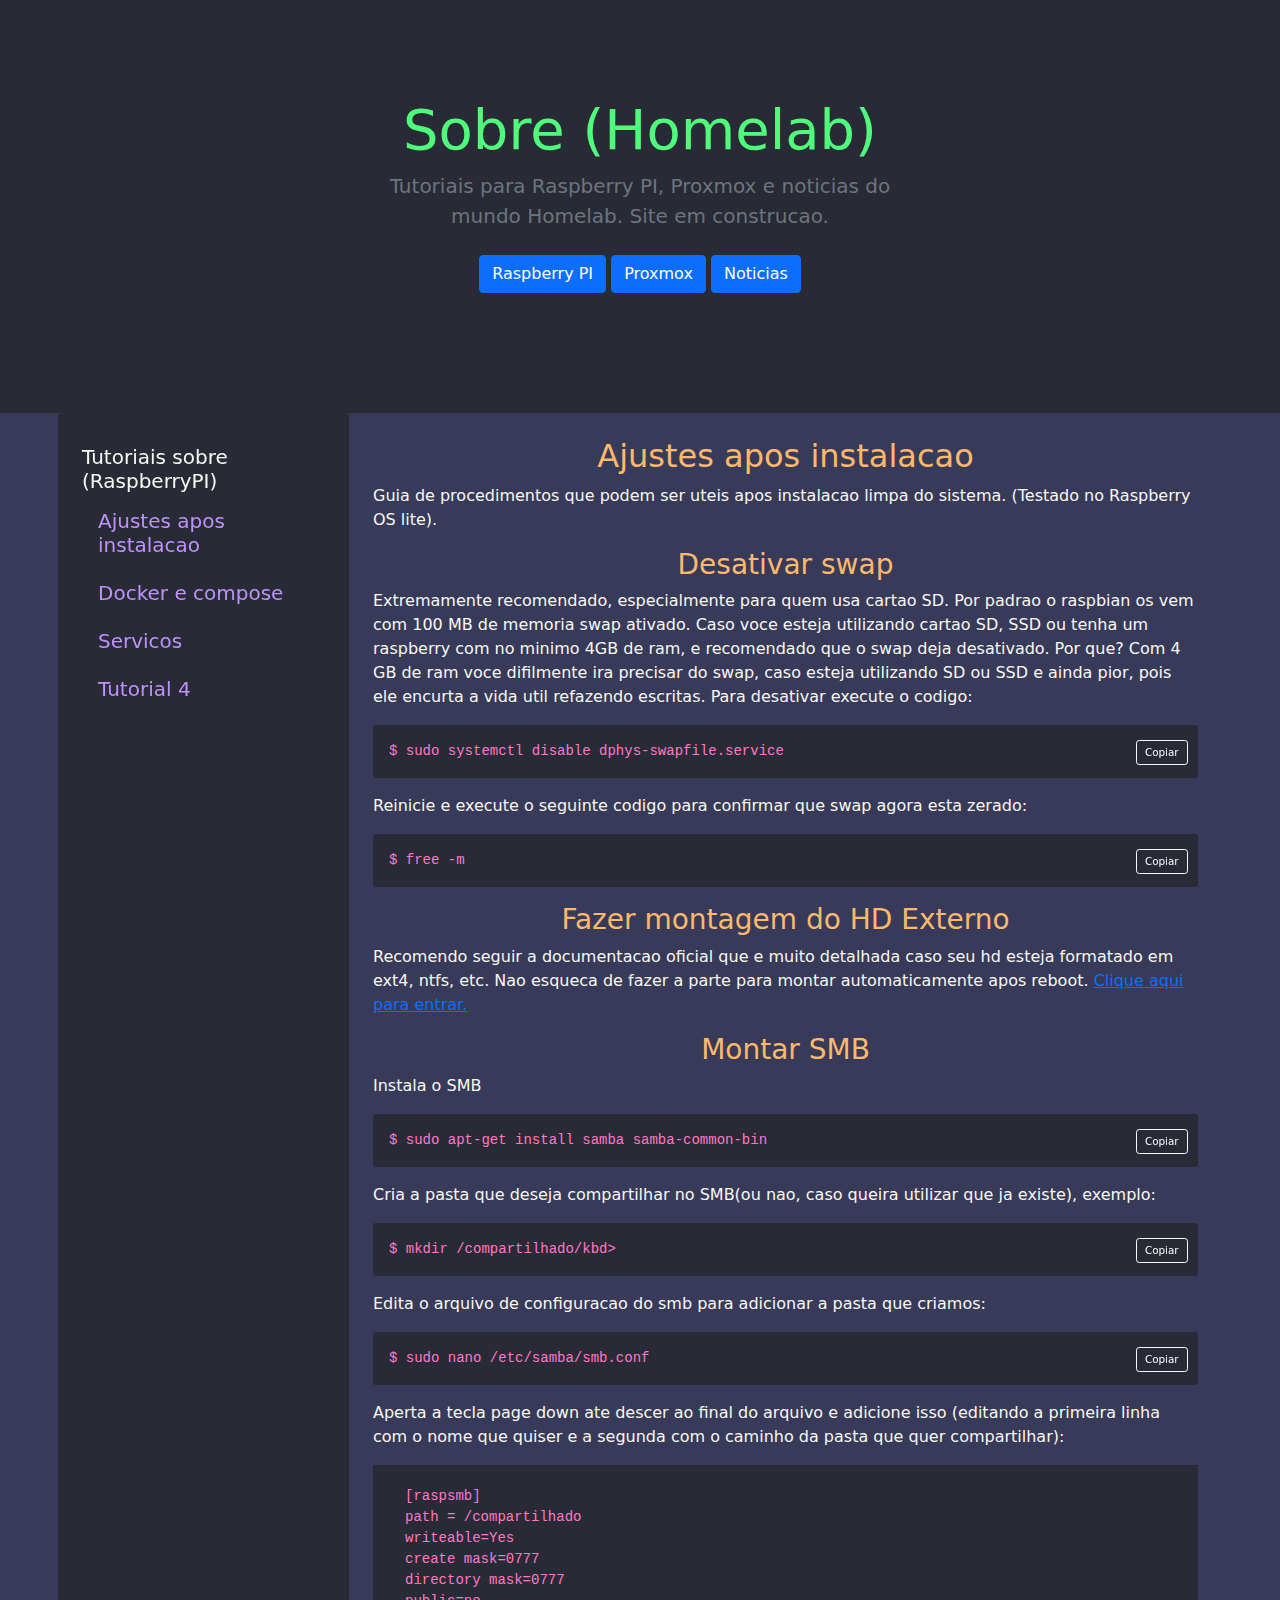
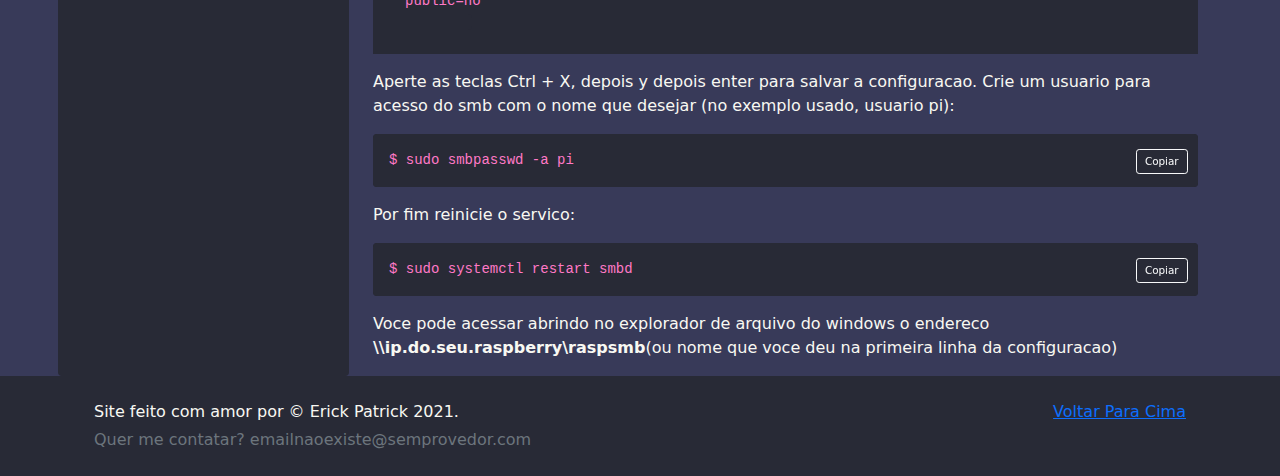
<file: index.html>
<!doctype html>
<html lang="en">
<head>
    <!-- Required meta tags -->
    <meta charset="utf-8">
    <meta name="viewport" content="width=device-width, initial-scale=1">

    <!-- Bootstrap CSS -->
    <link href="css/bootstrap.min.css" rel="stylesheet">

    <link rel="stylesheet" href="style/styles.css">
    <title>Tutoriais e noticias sobre Homelab</title>
    <script src="script/jquery.js"></script>
    <script src="script/clipboard.min.js"></script>
</head>
<body>
    <header>
        <div class="container-fluid background-background">
            <!--Navigation bar-->
            <div id="nav-placeholder">
            </div>

            <script>
                $(function(){
                    $("#nav-placeholder").load("nav.html");
                });
            </script>
            <!--end of Navigation bar-->
        </div>
    </header>
    <main>
        <div class="container">
            <div class="row g-5">
                <div class="col-md-3 background-background rounded" style="padding-top:2rem;">
                    <div class="position-sticky" style="top: 2rem;">
                        <!--Side bar-->
                        <div id="sidebar-placeholder">
                        </div>

                        <script>
                            $(function(){
                                $("#sidebar-placeholder").load("sidebar.html");
                            });
                        </script>
                        <!--end of Side bar-->
                    </div>
                </div>
                <div class="col-md-9" style="padding-top:1rem;">
                    <!--Main-->
                    <div id="content-placeholder">
                    </div>

                    <script>
                        $(function(){
                            $("#content-placeholder").load("pages/primeiras.html");
                        });
                    </script>
                    <!--end of Main-->
                </div>
            </div>
        </div>
    </main>
    <footer class="background-background">
        <!--Foot-->
        <div id="foot-placeholder">
        </div>
        <script>
            $(function(){
                $("#foot-placeholder").load("foot.html");
            });
        </script>
        <!--end of foot-->
    </footer>
    <!-- Optional JavaScript; choose one of the two! -->
    <!-- Option 1: Bootstrap Bundle with Popper -->
    <script src="js/bootstrap.bundle.min.js"></script>
    <!-- Option 2: Separate Popper and Bootstrap JS -->
    <!--
    <script src="https://cdn.jsdelivr.net/npm/@popperjs/core@2.9.3/dist/umd/popper.min.js" integrity="sha384-W8fXfP3gkOKtndU4JGtKDvXbO53Wy8SZCQHczT5FMiiqmQfUpWbYdTil/SxwZgAN" crossorigin="anonymous"></script>
    <script src="https://cdn.jsdelivr.net/npm/bootstrap@5.1.1/dist/js/bootstrap.min.js" integrity="sha384-skAcpIdS7UcVUC05LJ9Dxay8AXcDYfBJqt1CJ85S/CFujBsIzCIv+l9liuYLaMQ/" crossorigin="anonymous"></script>
    -->
    <script>
        var clipboard = new ClipboardJS('.btn');

        clipboard.on('success', function (e) {
            console.log(e);
        });
        clipboard.on('error', function (e) {
            console.log(e);
        });
    </script>
</body>
</html>
</file>
<file: style/styles.css>
.green {
    color:#50fa7b;
}
.background {
    color:#282a36;
}

.background-background {
    background-color: #282a36;
}

.deep {
    color:#383a59;
}

.deep-background {
    background-color:#383a59;
}

.navy {
    color:#44475a;
}
.white {
    color:#f8f8f2;
}
.blue {
    color:#6272a4;
}
.lightblue {
    color:#8be9fd;
}
.orange{
    color:#ffb86c;
}
.red {
    color:#ff5555;
}
.yellow{
    color:#f1fa8c;
}
.purple{
    color:#bd93f9;
}

html, body {
    margin:0px;
}


body {
    background-color: #383a59;
    /* font-family: 'Open Sans', -apple-system, BlinkMacSystemFont, sans-serif; */
}    
p {
    color: #f8f8f2;
    /* text-justify: auto; */
}

h1 {
    color: #50fa7b;
}

.green {
    color: #50fa7b;
}

h2 {
    color: #ffb86c;
}

h3 {
    color: #ffb86c;
}

#toptitle{
    height: 30%;
    background-color: #282a36;
    /* position: relative;
    width: 100%;
    left: 0;
    top: 0;
    padding: 0px; */
}

#foot {
    background-color: #282a36;
    text-align: center;
    left: 0;
    bottom: 0;
    width: 100%;
    padding-top: 25px;
}

#webtitle{
    text-align: center;
    font-size: 48px;
    font-weight: bold;

}
#menu{
    background-color: #ffb86c;
}
.center{
    text-align: center;
}

.toptitle-elements {
    position: absolute;
    top: 50%;
    left: 50%;
    transform: translate(-50%, -50%);
}


.btn-cat button {
    background-color: #414458; /* Green background */
    /* order: 1px solid #626684; /* Green border */
    color: #f8f8f2; /* White text */
    /* padding: 10px 24px; /* Some padding */
    cursor: pointer; /* Pointer/hand icon */
    /* float: left; /* Float the buttons side by side */
}

.btn-light {
    background-color: #414458;
}

.btn-cat button:not(:last-child) {
    border-right: none; /* Prevent double borders */
} 
/* Clear floats (clearfix hack) */
.btn-cat:after {
    content: "";
    clear: both;
    display: table;
}

  /* Add a background color on hover */
.btn-cat button:hover {
    background-color: #626684;
}



.sidenav {
    width: 20%; /* original 130px */
    position: relative;
    z-index: 1;
    top: 20px; /* original 20px */
    left: 10px; /* original 10px */
    background: #282a36;
    overflow-x: hidden;
    padding: 8px 0; /* original 8px 0 */
    float: left;
    border-radius: 25px;
}

/* Clear floats (clearfix hack) */
.sidenav:after {
    content: "";
    clear: both;
    display: table;
}

.sidenav a {
    padding: 6px 8px 6px 16px;  /* original 6px 8px 6px 16px */
    text-decoration: none;
    font-size: 21px;
    color: #bd93f9;
    display: block;
}

.sidenav a:hover {
    color: #ffdab3;
}

.main {
    margin-left: 22%; /* Same width as the sidebar + left position in px */
    /*font-size: 28px; /* Increased text to enable scrolling */
    padding: 0px 10px;
}

.main p{
    /* font-size: 18px; */
}

@media screen and (max-height: 450px) {
    .sidenav {padding-top: 15px;}
    .sidenav a {font-size: 18px;}
}

#middle {
    padding-top: 2%;
    display: block;
}

.spacer{
    margin-bottom: 30px; /* how high is your footer */
    visibility: hidden; 
}

@media screen and (max-width: 1000px) {
    .sidenav {
        width: 100%; /* original 130px */
        top: 20px; /* original 20px */
        left: 10px; /* original 10px */
        margin-bottom: 30px; /* original 8px 0 */
    }
    .main {
        margin: 1%; /* Same width as the sidebar + left position in px */
        /*font-size: 28px; /* Increased text to enable scrolling */
        padding: auto;
    }

    #nav {
        height: 40%;
    }
}

code {
    background-color: #282a36;
    color: #ff79c6;
}

pre {
    background-color: #282a36;
    overflow: auto;
    color: #ff79c6;
}
.command{
    padding: 1rem;
    color: #ff79c6;
    background-color: #282a36;
    display: block;
}

.command::before {
    content: "$ ";
}

.btn-clipboard {
    position: absolute;
    top: .65rem;
    right: .65rem;
    z-index: 10;
    display: block;
    padding: .25rem .5rem;
    font-size: .65em;
}
</file>
